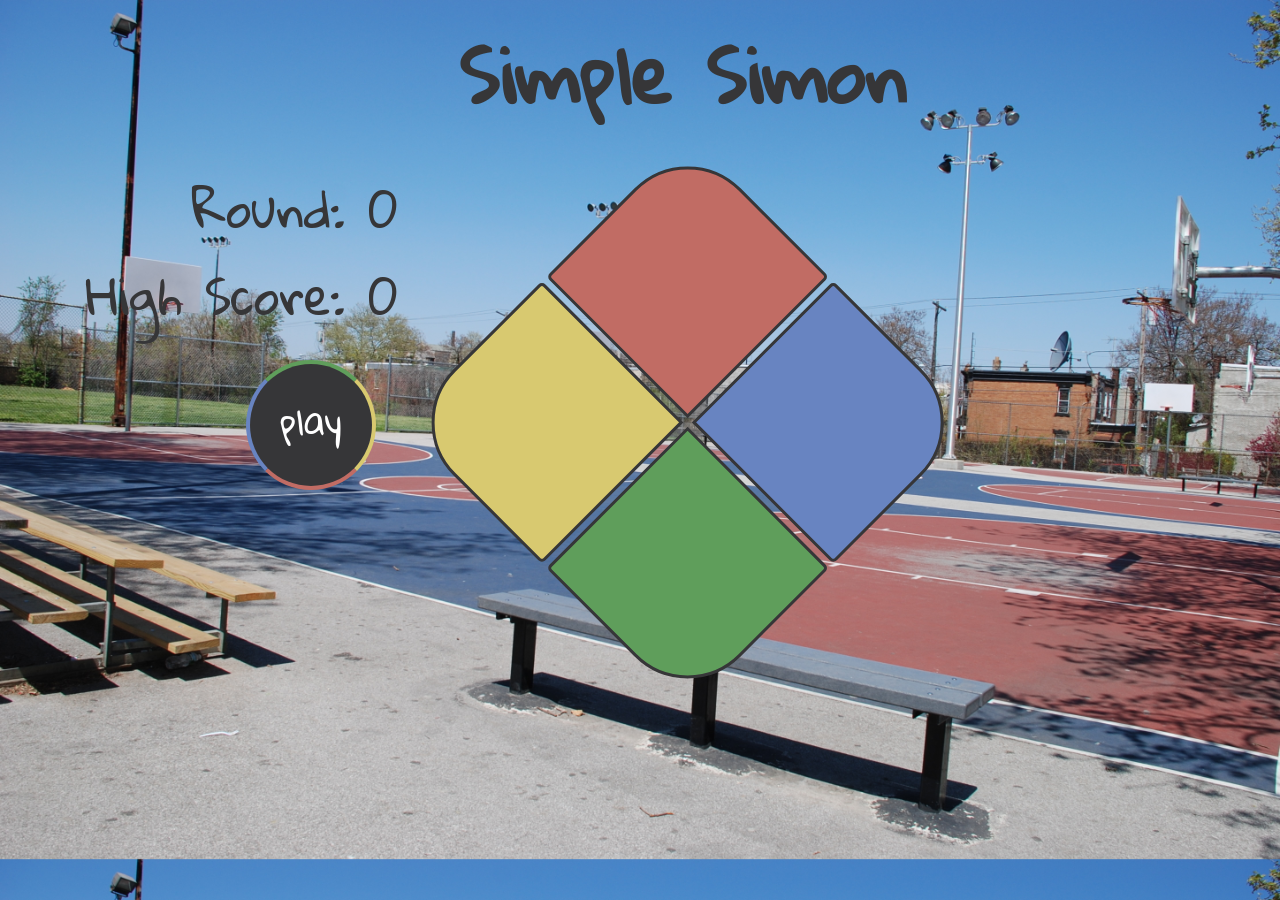
<file: simple-simon.html>
<!DOCTYPE html>
<html>
<head>

	<title>Simple Simon Game</title>

	<!-- Bootstrap CSS Link -->
	<link rel="stylesheet" href="css/bootstrap.css">

	<!-- Google Fonts Link -->
	<link href="https://fonts.googleapis.com/css?family=Gloria+Hallelujah" rel="stylesheet">

	<!-- CSS External File Link -->
	<link rel="stylesheet" href="css/simple-simon.css">

</head>


<body>
	<!-- Title at the top of the page -->
	<div class="col-xs-12 title">Simple Simon</div>
	<div class="col-xs-4">
		<!-- Round Counter -->
		<div class="col-xs-12 counter">Round: <span class="roundNumber">0</span></div>
		<!-- High Score Counter -->
		<div class="col-xs-12 counter">High Score: <span class="highScoreNumber">0</span></div>
		<!-- Start Button -->
		<div class="col-xs-7"></div>
		<div class="col-xs-5 start startButton cursor">play</div>
	</div>

	<div class="col-xs-6 rotate">
		<div class="col-xs-12">
			<!-- Yellow Button -->
			<div class="yellowbox col-xs-6 input cursor"></div>
			<!-- Red Button -->
			<div class="redbox col-xs-6 input cursor"></div>
		</div>

		<div class="col-xs-12">
			<!-- Green Button -->
			<div class="greenbox col-xs-6 input cursor"></div>
			<!-- Blue Button -->
			<div class="bluebox col-xs-6 input cursor"></div>
		</div>
	</div>
	


	<!-- jQuery Link for animating colors -->
	<script src="/js/jquery.color-2.1.2.min.js"></script>
	<!-- Jquery Link -->
	<script src="https://ajax.googleapis.com/ajax/libs/jquery/2.1.3/jquery.min.js"></script>

	<!-- JS External File Link -->
	<script src="js/simple-simon.js"></script>

</body>
</html>
</file>
<file: css/simple-simon.css>
body {
	font-family: 'Gloria Hallelujah', cursive;
	background-image: url("/img/playground.jpg");
	background-size: 100%;
}

.title {
	text-align: center;
	font-size: 75px;
	color: #363638;
	padding-top: 20px;
	padding-bottom: 30px;
	font-weight: bold;
	padding-left: 100px;
}

.counter {
	font-size: 50px;
	color: #363638;
	text-align: right;
	padding-top: 15px;
}

.redbox {
	width: 200px;
	height: 200px;
	border-radius: 5px 75px 5px 0px;
	border: 3px solid #363638;
	background-color: #C16C64;
	margin: 3px;
}

.yellowbox {
	width: 200px;
	height: 200px;
	border-radius: 75px 5px 0px 5px;
	border: 3px solid #363638;
	background-color: #D8C970;
	margin: 3px;
}

.bluebox {
	width: 200px;
	height: 200px;
	border-radius: 0px 5px 75px 5px;
	border: 3px solid #363638;
	background-color: #6884C1;
	margin: 3px;
}

.greenbox {
	width: 200px;
	height: 200px;
	border-radius: 5px 0px 5px 75px;
	border: 3px solid #363638;
	background-color: #5F9E5B;
	margin: 3px;
}

.startButton {
	height: 130px;
	width: 130px;
	background-color: #363638;
	border-radius: 100%;
	border-left: 4px solid #6884C1;
	border-right: 4px solid #D8C970;
	border-top: 4px solid #5F9E5B;
	border-bottom: 4px solid #C16C64;
	color: white;
	text-align: center;
	padding-top: 32px;
	margin-top: 30px;
	font-size: 35px;
}

.rotate {
	transform:rotate(-45deg);
}

.cursor {
	cursor:pointer;
}
</file>
